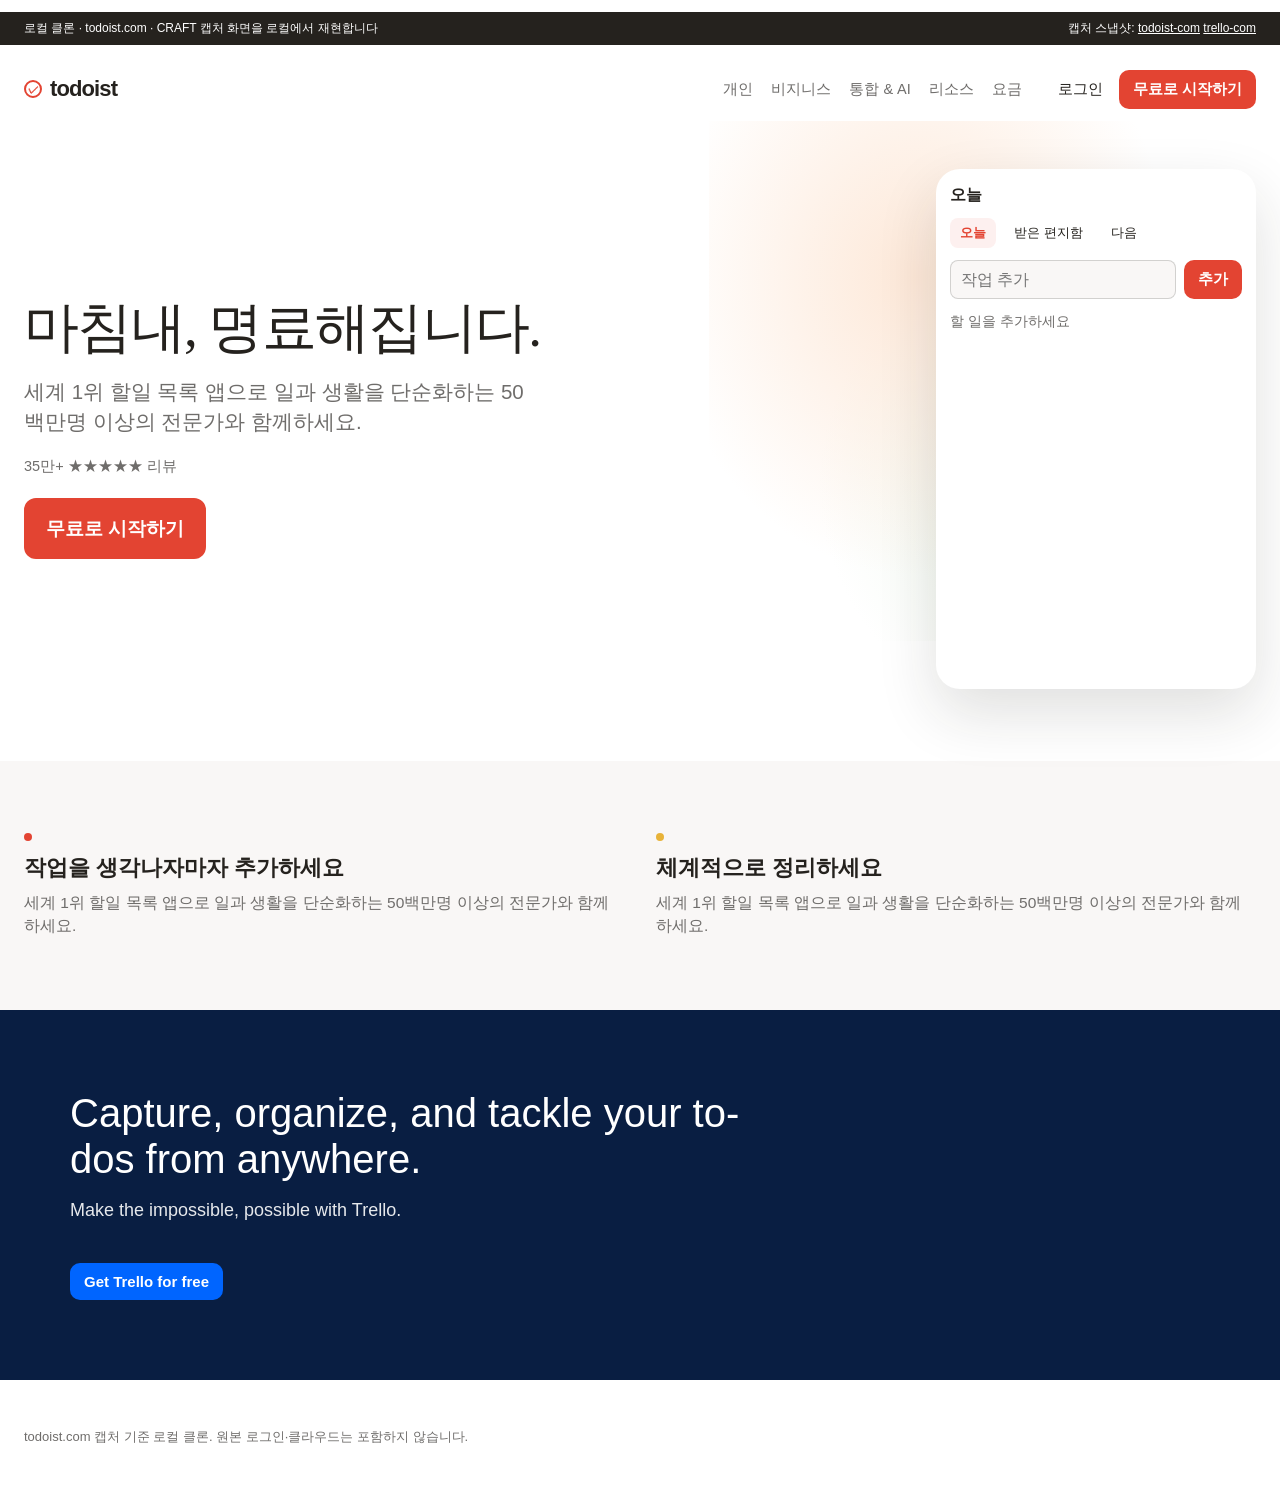
<file: index.html>
<!doctype html>
<html lang="ko" data-silo-stage="clone">
<head>
<meta charset="utf-8">
<meta name="viewport" content="width=device-width, initial-scale=1">
<title>DailyList — 로컬 클론</title>
<style>:root{--bg:#f9f7f6;--surface:#ffffff;--text:#25221e;--muted:#6f6d6b;--primary:#e34432;--font:Inter, "Helvetica Neue", Helvetica, Arial, sans-serif;--serif:'Iowan Old Style','Palatino Linotype',Palatino,Georgia,'Times New Roman',serif;--radius:8px;} *{box-sizing:border-box} html,body{margin:0;background:#fff;color:var(--text);font-family:var(--font);font-size:15.5px} a{color:inherit;text-decoration:none} .note{font-size:12px;padding:8px 24px;background:var(--text);color:#fff;display:flex;justify-content:space-between;gap:12px} .note a{color:#fff;text-decoration:underline} .top{display:flex;align-items:center;gap:18px;padding:0 24px;height:64px;max-width:1360px;margin:0 auto} .logo{font-weight:700;letter-spacing:-.04em;font-size:22px;display:flex;align-items:center} .logo b{display:inline-flex;width:18px;height:18px;border:2px solid var(--primary);border-radius:50%;margin-right:8px;align-items:center;justify-content:center;color:var(--primary);font-size:11px;font-weight:700} .menu{display:flex;gap:18px;margin-left:auto;font-size:14.5px;color:#25221ea8} .end{display:flex;align-items:center;gap:16px;margin-left:18px;font-size:14.5px} .cta{background:var(--primary);color:#fff;border:0;border-radius:10px;padding:10px 14px;font:600 15px var(--font);cursor:pointer} .cta.xl{padding:18px 22px;font-size:18.5px;border-radius:12px;display:inline-block} .hero{display:grid;grid-template-columns:1fr 320px;gap:48px;align-items:center;max-width:1360px;margin:0 auto;padding:48px 24px 72px;position:relative} .hero:before{content:'';position:absolute;right:4%;top:0;width:520px;height:520px;background:radial-gradient(ellipse at 40% 30%,#fde8d8 0%,transparent 58%),radial-gradient(ellipse at 80% 70%,#e8f3e4 0%,transparent 52%);z-index:0} .copy,.phone{position:relative;z-index:1} h1{font-family:var(--serif);font-size:55px;line-height:1.05;font-weight:400;letter-spacing:-.03em;margin:0 0 18px} .lead{font-size:20.5px;color:#25221ea8;max-width:520px;line-height:1.45} .reviews{color:#25221ea8;font-size:14.5px;margin:18px 0 22px} .phone{background:var(--surface);border-radius:24px;box-shadow:0 24px 60px #25221e24;padding:16px 14px 20px;min-height:520px} .phone-bar{font-weight:700;margin:0 0 12px} .side{display:flex;gap:8px;margin:0 0 12px} .chip{border:0;background:#e3443214;color:var(--primary);border-radius:8px;padding:6px 10px;font:600 13px var(--font);cursor:pointer} .chip.off{background:transparent;color:var(--text);font-weight:500} #add{display:flex;gap:8px;margin:0 0 12px} input[name=title]{flex:1;border:1px solid #25221e2e;border-radius:8px;padding:8px 10px;font:inherit;background:#f9f7f6} #empty{color:var(--muted);font-size:14px} #list{list-style:none;margin:0;padding:0} #list li{display:flex;gap:10px;align-items:center;padding:10px 0;border-bottom:1px solid #25221e14;font-size:14.5px} #list li.done span{color:var(--muted);text-decoration:line-through} .check{width:18px;height:18px;border:2px solid var(--primary);border-radius:50%;background:transparent;cursor:pointer;flex-shrink:0} li.done .check{background:var(--primary)} .bands{background:var(--bg);padding:72px 24px} .bands-inner{max-width:1360px;margin:0 auto;display:grid;grid-template-columns:repeat(2,1fr);gap:48px 32px} .band h2{font-size:22px;margin:0 0 8px} .band p{color:var(--muted);margin:0;line-height:1.5} .dot{display:block;width:8px;height:8px;border-radius:50%;margin:0 0 12px} .d0{background:#e34432}.d1{background:#e8b339}.d2{background:#5b8def}.d3{background:#5aae6f} .second{background:#091e42;color:#fff;padding:80px 24px} .second-inner{max-width:1140px;margin:0 auto} .second h2{font-size:40px;line-height:1.15;font-weight:500;max-width:720px;margin:0 0 16px} .second p{opacity:.9;max-width:560px;font-size:18px} .second .cta{background:#0065ff;margin-top:24px;display:inline-block} footer{padding:48px 24px;color:var(--muted);font-size:13px} @media(max-width:960px){.hero{grid-template-columns:1fr}.menu{display:none} h1{font-size:37px}.bands-inner{grid-template-columns:1fr}.second h2{font-size:32px}}</style>
</head>
<body>
<p class="note"><span>로컬 클론 · todoist.com · CRAFT 캡처 화면을 로컬에서 재현합니다</span><span>캡처 스냅샷: <a href="public/sites/todoist-com/index.html">todoist-com</a> <a href="public/sites/trello-com/index.html">trello-com</a></span></p>
<header class="top"><a class="logo" href="#app"><b>✓</b>todoist</a><nav class="menu"><a href="#app">개인</a><a href="#app">비지니스</a><a href="#app">통합 &amp; AI</a><a href="#app">리소스</a><a href="#app">요금</a></nav><div class="end"><a href="#app">로그인</a><a class="cta" href="#app">무료로 시작하기</a></div></header>
<section class="hero"><div class="copy"><h1>마침내, 명료해집니다.</h1><p class="lead">세계 1위 할일 목록 앱으로 일과 생활을 단순화하는 50백만명 이상의 전문가와 함께하세요.</p><p class="reviews">35만+ ★★★★★ 리뷰</p><a class="cta xl" href="#app">무료로 시작하기</a></div><aside class="phone" id="app"><p class="phone-bar" id="heading">오늘</p><div class="side"><button type="button" class="chip" data-list="today">오늘</button><button type="button" class="chip off" data-list="inbox">받은 편지함</button><button type="button" class="chip off" data-list="upcoming">다음</button></div><form id="add"><input name="title" placeholder="작업 추가" autocomplete="off" aria-label="작업 추가"><button class="cta" type="submit">추가</button></form><p id="empty">할 일을 추가하세요</p><ul id="list"></ul></aside></section>
<section class="bands"><div class="bands-inner"><article class="band"><span class="dot d0"></span><h2>작업을 생각나자마자 추가하세요</h2><p>세계 1위 할일 목록 앱으로 일과 생활을 단순화하는 50백만명 이상의 전문가와 함께하세요.</p></article><article class="band"><span class="dot d1"></span><h2>체계적으로 정리하세요</h2><p>세계 1위 할일 목록 앱으로 일과 생활을 단순화하는 50백만명 이상의 전문가와 함께하세요.</p></article></div></section>
<section class="second"><div class="second-inner"><h2>Capture, organize, and tackle your to-dos from anywhere.</h2><p>Make the impossible, possible with Trello.</p><a class="cta" href="#app">Get Trello for free</a></div></section>
<footer>todoist.com 캡처 기준 로컬 클론. 원본 로그인·클라우드는 포함하지 않습니다.</footer>
<script>
const KEY="silo-clone-dailylist";
const LABELS={today:'오늘',inbox:'받은 편지함',upcoming:'다음'};
let filter='today';
function load(){try{const v=JSON.parse(localStorage.getItem(KEY)||'[]');return Array.isArray(v)?v:[];}catch(e){return[];}}
function save(items){localStorage.setItem(KEY,JSON.stringify(items));}
function render(){
  const items=load();
  const shown=items.filter(it=>it.list===filter);
  const heading=document.getElementById('heading');
  if(heading) heading.textContent=LABELS[filter];
  document.querySelectorAll('.chip').forEach(btn=>{btn.classList.toggle('off',btn.getAttribute('data-list')!==filter);});
  const empty=document.getElementById('empty');
  const ul=document.getElementById('list');
  if(empty) empty.hidden=shown.length>0;
  if(ul) ul.innerHTML=shown.map(it=>'<li class="'+(it.completed?'done':'')+'" data-id="'+it.id+'"><button type="button" class="check" aria-label="완료"></button><span>'+it.title.replace(/</g,'&lt;')+'</span></li>').join('');
}
const form=document.getElementById('add');
if(form) form.addEventListener('submit',e=>{
  e.preventDefault();
  const input=e.target.elements.title;
  const title=(input && input.value || '').trim();
  if(!title)return;
  const items=load();
  items.push({id:String(Date.now()),title,completed:false,list:filter});
  save(items);input.value='';render();
});
const list=document.getElementById('list');
if(list) list.addEventListener('click',e=>{
  const li=e.target.closest('li');
  if(!li||!e.target.classList.contains('check'))return;
  const items=load().map(it=>it.id===li.dataset.id?Object.assign({},it,{completed:!it.completed}):it);
  save(items);render();
});
document.querySelectorAll('.chip').forEach(btn=>btn.addEventListener('click',()=>{filter=btn.getAttribute('data-list');render();}));
render();
</script>
</body>
</html>
</file>
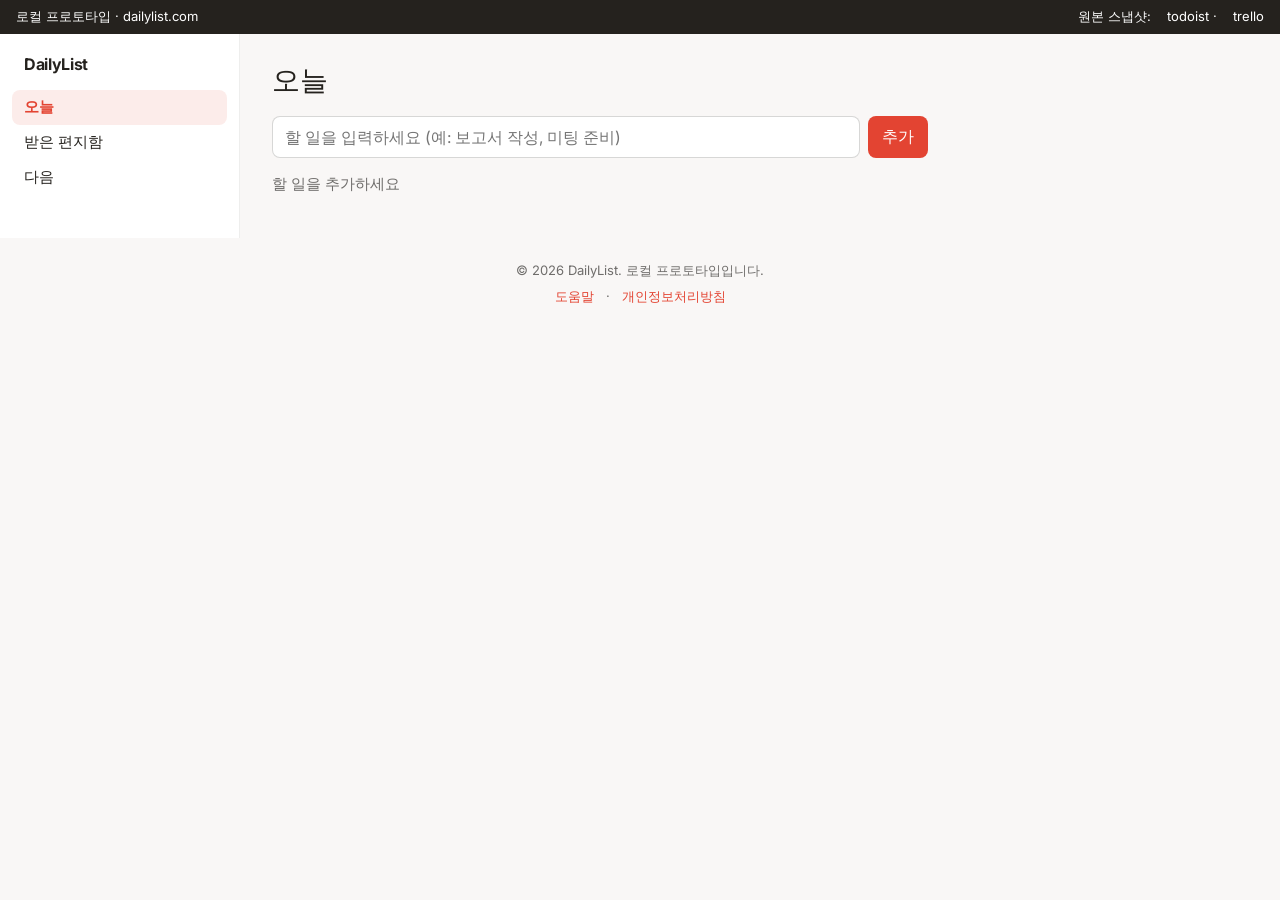
<file: prototype.html>
<!doctype html>
<html lang="ko" data-silo-stage="prototype">
<head>
  <meta charset="utf-8">
  <meta name="viewport" content="width=device-width, initial-scale=1">
  <title>DailyList — Prototype</title>
  <link rel="preconnect" href="https://fonts.googleapis.com">
  <link rel="preconnect" href="https://fonts.gstatic.com" crossorigin>
  <link href="https://fonts.googleapis.com/css2?family=Inter:wght@400;500;600&display=swap" rel="stylesheet">
  <style>
    /* Design Tokens */
    :root {
      --bg: #f9f7f6;
      --surface: #ffffff;
      --text: #25221e;
      --muted: #6f6d6b;
      --primary: #e34432;
      --border: #25221e14;
      --font-sans: Inter, "Helvetica Neue", Helvetica, Arial, sans-serif;
      --radius-md: 8px;
    }

    /* Base */
    * { box-sizing: border-box; margin: 0; padding: 0; }
    html, body { height: 100%; font-family: var(--font-sans); background: var(--bg); color: var(--text); font-size: 16px; }

    /* Header */
    .banner {
      display: flex; justify-content: space-between; align-items: center; gap: 12px;
      padding: 8px 16px; background: var(--text); color: #fff; font-size: 13px;
    }
    .banner a { color: #fff; text-decoration: none; margin-left: 12px; }
    .banner a:hover { text-decoration: underline; }

    /* Shell */
    .shell { display: flex; min-height: calc(100% - 40px); }

    /* Sidebar */
    aside {
      width: 240px; background: var(--surface); padding: 20px 12px; border-right: 1px solid var(--border);
    }
    .brand { font-weight: 700; margin: 0 12px 16px; letter-spacing: -0.02em; }
    .nav {
      display: block; width: 100%; text-align: left; border: 0; background: transparent;
      color: var(--text); padding: 8px 12px; border-radius: var(--radius-md); cursor: pointer;
      font-size: 15px; transition: background var(--transition-fast);
    }
    .nav:hover { background: rgba(227, 68, 50, 0.08); }
    .nav.on { background: rgba(227, 68, 50, 0.1); color: var(--primary); font-weight: 600; }

    /* Main */
    main { flex: 1; padding: 28px 32px; max-width: 720px; }
    h1 { font-size: 28px; margin: 0 0 16px; font-weight: 500; }

    /* Form */
    form { display: flex; gap: 8px; margin: 0 0 16px; }
    input[name="title"] {
      flex: 1; border: 1px solid rgba(37, 34, 30, 0.18); border-radius: var(--radius-md);
      padding: 10px 12px; font: inherit; background: var(--surface); color: var(--text);
      outline: none; transition: border-color var(--transition-fast), box-shadow var(--transition-fast);
    }
    input[name="title"]:focus { border-color: var(--primary); box-shadow: 0 0 0 3px rgba(227, 68, 50, 0.12); }
    button[type="submit"] {
      background: var(--primary); color: #fff; border: 0; border-radius: var(--radius-md);
      padding: 10px 14px; font: inherit; cursor: pointer; white-space: nowrap;
      transition: background var(--transition-fast);
    }
    button[type="submit"]:hover { background: #d63a2b; }
    button[type="submit"]:active { transform: scale(0.98); }

    /* Empty State */
    #empty { color: var(--muted); font-size: 15px; margin-bottom: 16px; }

    /* Task List */
    ul { list-style: none; margin: 0; padding: 0; }
    li {
      display: flex; align-items: center; gap: 10px; padding: 10px 0; border-bottom: 1px solid var(--border);
    }
    li.done span { color: var(--muted); text-decoration: line-through; }

    /* Checkbox */
    .check {
      width: 20px; height: 20px; border: 2px solid var(--primary); border-radius: 50%;
      background: transparent; cursor: pointer; flex-shrink: 0; transition: all var(--transition-fast);
    }
    .check:hover { border-color: #c0392b; }
    li.done .check { background: var(--primary); border-color: var(--primary); }
    li.done .check::after {
      content: "✓"; color: #fff; font-size: 14px; position: absolute; top: 50%; left: 50%;
      transform: translate(-50%, -50%); font-weight: 600;
    }

    /* Footer */
    footer { padding: 24px 16px; text-align: center; color: var(--muted); font-size: 13px; }
    footer a { color: var(--primary); text-decoration: none; margin: 0 8px; }
    footer a:hover { text-decoration: underline; }

    /* Responsive */
    @media (max-width: 768px) {
      .shell { flex-direction: column; }
      aside { width: 100%; border-right: none; border-bottom: 1px solid var(--border); padding: 12px; }
      main { padding: 20px 16px; }
    }
  </style>
</head>
<body>
  <div data-silo-stage="prototype">
    <!-- Header -->
    <header class="banner">
      <span>로컬 프로토타입 · dailylist.com</span>
      <span>원본 스냅샷: <a href="public/sites/todoist-com/index.html">todoist</a> · <a href="public/sites/trello-com/index.html">trello</a></span>
    </header>

    <!-- Shell -->
    <div class="shell">
      <!-- Sidebar Navigation -->
      <aside>
        <p class="brand">DailyList</p>
        <button type="button" class="nav on" data-list="today">오늘</button>
        <button type="button" class="nav" data-list="inbox">받은 편지함</button>
        <button type="button" class="nav" data-list="upcoming">다음</button>
      </aside>

      <!-- Main Content -->
      <main>
        <h1 id="heading">오늘</h1>

        <!-- Add Task Form -->
        <form id="add" novalidate>
          <input name="title" value="" placeholder="할 일을 입력하세요 (예: 보고서 작성, 미팅 준비)" aria-label="작업 추가" autoComplete="off" />
          <button type="submit">추가</button>
        </form>

        <!-- Empty State -->
        <p id="empty">할 일을 추가하세요</p>

        <!-- Task List -->
        <ul id="list"></ul>
      </main>
    </div>

    <!-- Footer -->
    <footer>
      <p>&copy; 2026 DailyList. 로컬 프로토타입입니다.</p>
      <p style="margin-top: 8px;">
        <a href="#">도움말</a> · <a href="#">개인정보처리방침</a>
      </p>
    </footer>

    <!-- Scripts -->
    <script>
      const KEY = "silo-prototype-dailylist";
      const LABELS = { today: '오늘', inbox: '받은 편지함', upcoming: '다음' };
      let filter = 'today';

      // Load tasks from localStorage
      function load() {
        try {
          const v = JSON.parse(localStorage.getItem(KEY) || '[]');
          return Array.isArray(v) ? v : [];
        } catch (e) {
          console.error('Failed to load tasks:', e);
          return [];
        }
      }

      // Save tasks to localStorage
      function save(items) {
        try {
          localStorage.setItem(KEY, JSON.stringify(items));
        } catch (e) {
          console.error('Failed to save tasks:', e);
          alert('저장 중 오류가 발생했습니다.');
        }
      }

      // Render task list for current filter
      function render() {
        const items = load();
        const shown = items.filter(it => it.list === filter);

        document.getElementById('heading').textContent = LABELS[filter];

        // Update nav buttons
        document.querySelectorAll('.nav').forEach(btn => {
          btn.classList.toggle('on', btn.getAttribute('data-list') === filter);
        });

        // Show/hide empty state
        const empty = document.getElementById('empty');
        const ul = document.getElementById('list');

        if (shown.length === 0) {
          empty.hidden = false;
          ul.innerHTML = '';
        } else {
          empty.hidden = true;
          ul.innerHTML = shown.map(it => `
            <li class="${it.completed ? 'done' : ''}" data-id="${it.id}">
              <button type="button" class="check" aria-label="완료 토글"></button>
              <span>${escapeHtml(it.title)}</span>
            </li>
          `).join('');
        }
      }

      // Escape HTML to prevent XSS
      function escapeHtml(str) {
        const div = document.createElement('div');
        div.textContent = str;
        return div.innerHTML;
      }

      // Add task on form submit
      document.getElementById('add').addEventListener('submit', e => {
        e.preventDefault();
        const input = e.target.title;
        const title = (input.value || '').trim();

        if (!title) return;

        const items = load();
        items.push({
          id: String(Date.now()),
          title,
          completed: false,
          list: filter
        });

        save(items);
        input.value = '';
        render();
      });

      // Toggle completion on checkbox click
      document.getElementById('list').addEventListener('click', e => {
        const li = e.target.closest('li');
        if (!li || !e.target.classList.contains('check')) return;

        const items = load().map(it =>
          it.id === li.dataset.id ? { ...it, completed: !it.completed } : it
        );

        save(items);
        render();
      });

      // Switch filter on nav click
      document.querySelectorAll('.nav').forEach(btn => {
        btn.addEventListener('click', () => {
          filter = btn.getAttribute('data-list');
          render();
        });
      });

      // Initial render
      render();
    </script>
  </div>
</body>
</html>
</file>
